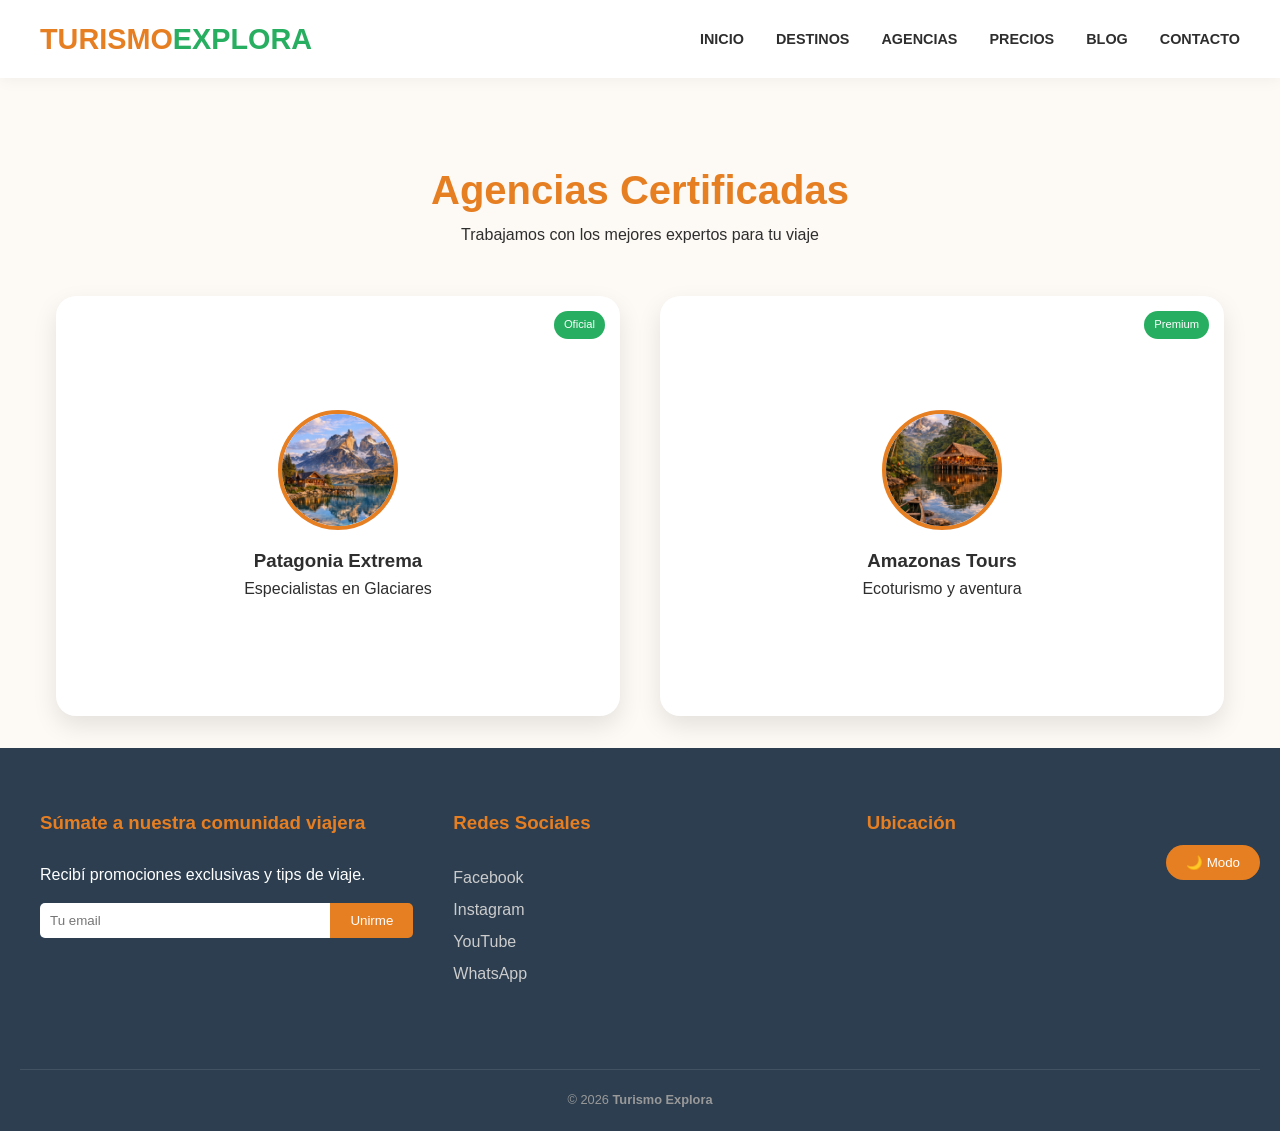
<file: agencia.html>
<!DOCTYPE html>
<html lang="es">

<head>
    <meta charset="UTF-8">
    <meta name="viewport" content="width=device-width, initial-scale=1.0">
    <title>Agencias - Turismo Explora</title>

    <link rel="stylesheet" href="css/style.css">
    <link rel="stylesheet" href="css/header.css">
    <link rel="stylesheet" href="css/footer.css">
    <link rel="stylesheet" href="css/agencia.css">
</head>

<body>

    <header id="main-header"></header>

    <main class="agencias-container">

        <!-- HERO -->
        <section class="hero-minimal">
            <h1>Agencias Certificadas</h1>
            <p>Trabajamos con los mejores expertos para tu viaje</p>
        </section>

        <!-- GRID -->
        <section class="agencias-grid">

            <!-- CARD 1 -->
            <article class="flip-card">
                <div class="flip-inner">

                    <!-- FRENTE -->
                    <div class="flip-front">
                        <span class="badge">Oficial</span>
                        <img src="AgenciaPatagonia.png" alt="Agencia Patagonia">
                        <h3>Patagonia Extrema</h3>
                        <p>Especialistas en Glaciares</p>
                    </div>

                    <!-- ATRÁS -->
                    <div class="flip-back">
                        <h3>Detalles</h3>
                        <p>Más de 15 años recorriendo el sur argentino</p>

                        <div class="skills-turismo">
                            <label>Seguridad</label>
                            <div class="progress-bar">
                                <div class="progress-fill" style="width: 95%"></div>
                            </div>

                            <label>Sustentabilidad</label>
                            <div class="progress-bar">
                                <div class="progress-fill" style="width: 80%"></div>
                            </div>
                        </div>

                        <!-- RATING CSS -->
                        <div class="rating-css">
                            <input type="radio" name="star1" id="a1-5">
                            <label for="a1-5">★</label>

                            <input type="radio" name="star1" id="a1-4">
                            <label for="a1-4">★</label>

                            <input type="radio" name="star1" id="a1-3" checked>
                            <label for="a1-3">★</label>

                            <input type="radio" name="star1" id="a1-2">
                            <label for="a1-2">★</label>

                            <input type="radio" name="star1" id="a1-1">
                            <label for="a1-1">★</label>
                        </div>

                        <span class="rating-label">Puntaje comunidad</span>
                    </div>

                </div>
            </article>

            <!-- CARD 2 -->
            <article class="flip-card">
                <div class="flip-inner">

                    <!-- FRENTE -->
                    <div class="flip-front">
                        <span class="badge">Premium</span>
                        <img src="AgenciaAmazona.png" alt="Agencia Amazonas">
                        <h3>Amazonas Tours</h3>
                        <p>Ecoturismo y aventura</p>
                    </div>

                    <!-- ATRÁS -->
                    <div class="flip-back">
                        <h3>Experiencia</h3>
                        <p>Expertos en fauna y naturaleza</p>

                        <div class="skills-turismo">
                            <label>Conocimiento</label>
                            <div class="progress-bar">
                                <div class="progress-fill" style="width: 100%"></div>
                            </div>

                            <label>Equipo</label>
                            <div class="progress-bar">
                                <div class="progress-fill" style="width: 85%"></div>
                            </div>
                        </div>

                        <div class="rating-css">
                            <input type="radio" name="star2" id="a2-5">
                            <label for="a2-5">★</label>

                            <input type="radio" name="star2" id="a2-4" checked>
                            <label for="a2-4">★</label>

                            <input type="radio" name="star2" id="a2-3">
                            <label for="a2-3">★</label>

                            <input type="radio" name="star2" id="a2-2">
                            <label for="a2-2">★</label>

                            <input type="radio" name="star2" id="a2-1">
                            <label for="a2-1">★</label>
                        </div>

                        <span class="rating-label">Puntaje comunidad</span>
                    </div>

                </div>
            </article>

        </section>

    </main>

    <!-- FOOTER -->
    <footer id="main-footer"></footer>

    <!-- BOTÓN MODO OSCURO -->
    <button class="toggle-theme" onclick="toggleMode()" aria-label="Cambiar modo oscuro">
        🌙 Modo
    </button>

    <!-- JS -->
    <script src="script.js"></script>

</body>

</html>
</file>
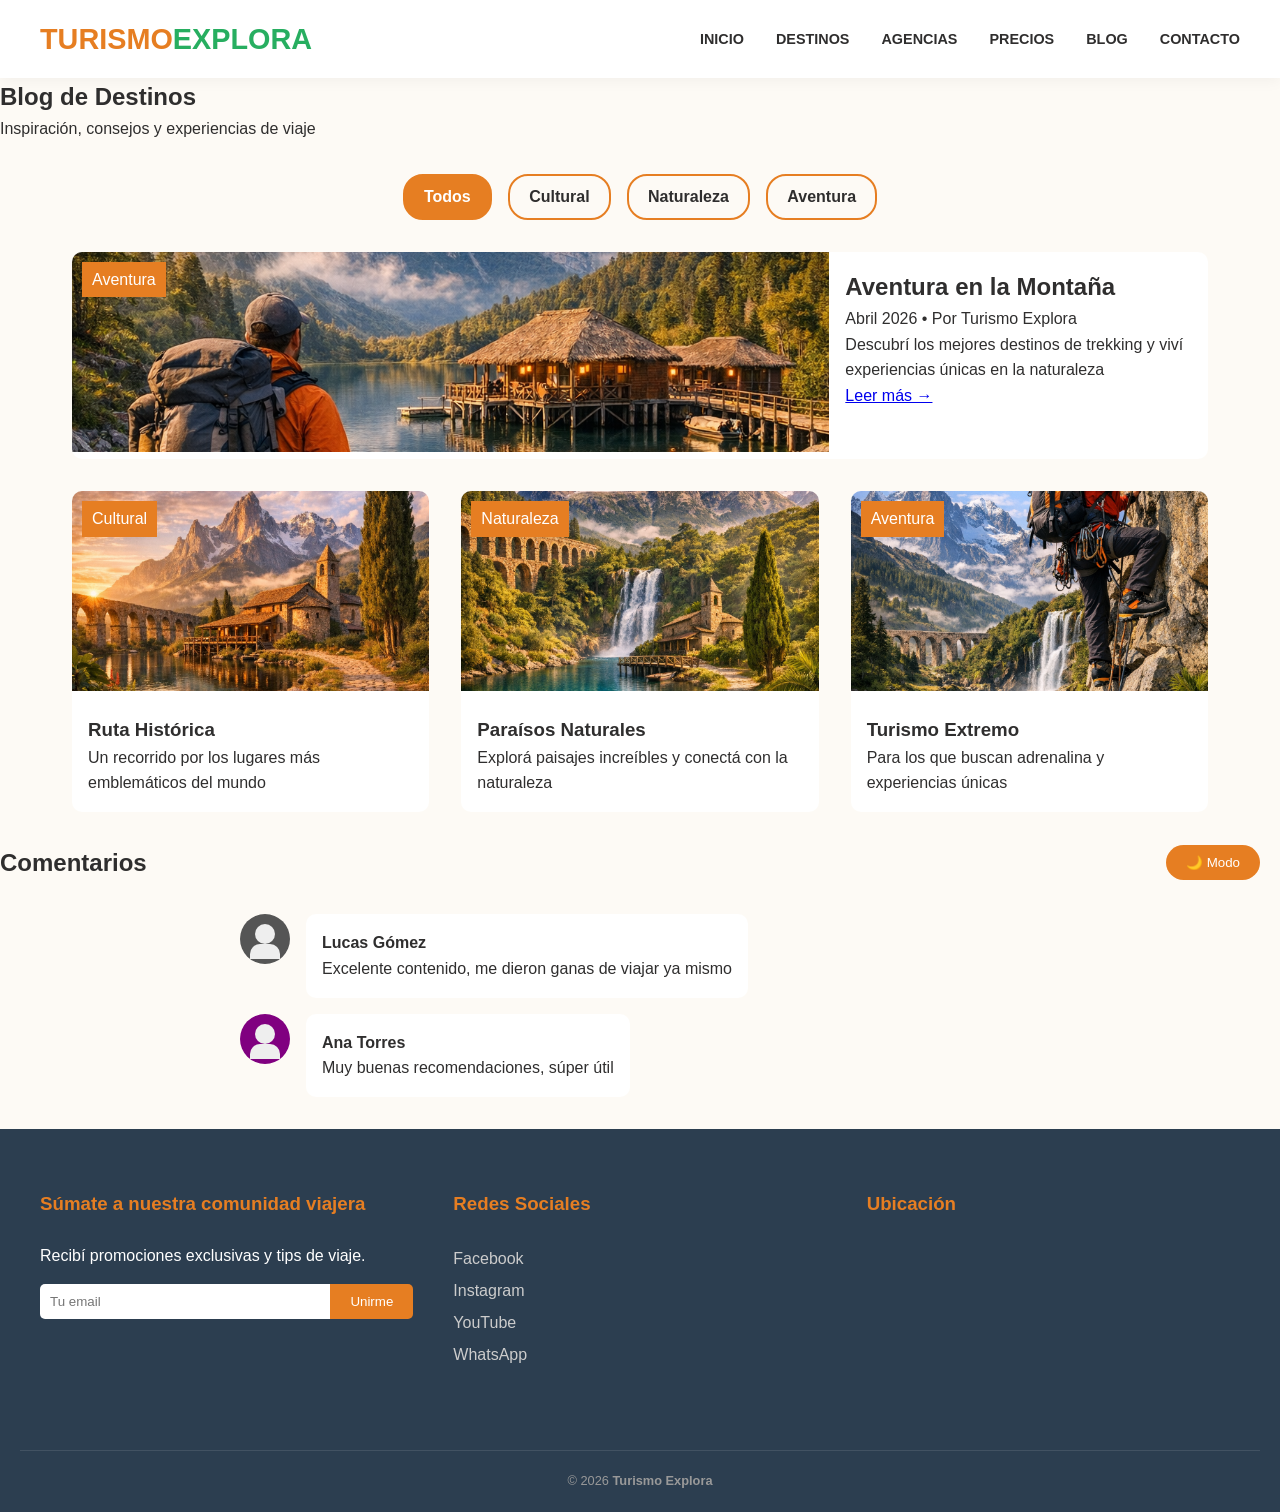
<file: blog.html>
<!DOCTYPE html>
<html lang="es">

<head>
    <meta charset="UTF-8">
    <meta name="viewport" content="width=device-width, initial-scale=1.0">
    <title>Blog de Destinos - Turismo Explora</title>

    <link rel="stylesheet" href="css/style.css">
    <link rel="stylesheet" href="css/header.css">
    <link rel="stylesheet" href="css/footer.css">
    <link rel="stylesheet" href="css/blog.css">
</head>

<body>

    <header id="main-header"></header>

    <main>

        <!-- HERO -->
        <section class="hero-secondary">
            <h1>Blog de Destinos</h1>
            <p>Inspiración, consejos y experiencias de viaje</p>
        </section>

        <div class="blog-container">

            <!-- FILTROS -->
            <input type="radio" name="category" id="all" checked hidden>
            <input type="radio" name="category" id="cultural" hidden>
            <input type="radio" name="category" id="naturaleza" hidden>
            <input type="radio" name="category" id="aventura" hidden>

            <div class="filter-menu">
                <label for="all">Todos</label>
                <label for="cultural">Cultural</label>
                <label for="naturaleza">Naturaleza</label>
                <label for="aventura">Aventura</label>
            </div>

            <!-- GRID NEWSPAPER -->
            <section class="blog-newspaper-grid">

                <!-- DESTACADO -->
                <article class="post featured cat-aventura reveal">
                    <div class="post-img">
                        <img src="AventuraMontaña.png" alt="Aventura montaña">
                        <span class="category-tag">Aventura</span>
                    </div>

                    <div class="post-info">
                        <h2>Aventura en la Montaña</h2>
                        <p class="post-meta">Abril 2026 • Por Turismo Explora</p>
                        <p>Descubrí los mejores destinos de trekking y viví experiencias únicas en la naturaleza</p>
                        <a href="#" class="read-more">Leer más →</a>
                    </div>
                </article>

                <!-- POSTS -->
                <article class="post cat-cultura reveal">
                    <div class="post-img">
                        <img src="RutaHistorica.png" alt="Cultura">
                        <span class="category-tag">Cultural</span>
                    </div>
                    <div class="post-info">
                        <h3>Ruta Histórica</h3>
                        <p>Un recorrido por los lugares más emblemáticos del mundo</p>
                    </div>
                </article>

                <article class="post cat-naturaleza reveal">
                    <div class="post-img">
                        <img src="ParaisoNaturales.png" alt="Naturaleza">
                        <span class="category-tag">Naturaleza</span>
                    </div>
                    <div class="post-info">
                        <h3>Paraísos Naturales</h3>
                        <p>Explorá paisajes increíbles y conectá con la naturaleza</p>
                    </div>
                </article>

                <article class="post cat-aventura reveal">
                    <div class="post-img">
                        <img src="TurismoExtremo.png" alt="Aventura">
                        <span class="category-tag">Aventura</span>
                    </div>
                    <div class="post-info">
                        <h3>Turismo Extremo</h3>
                        <p>Para los que buscan adrenalina y experiencias únicas</p>
                    </div>
                </article>

            </section>

        </div>

        <!-- COMENTARIOS -->
        <section class="blog-comments reveal">
            <h2>Comentarios</h2>

            <div class="comments-wrapper">

                <div class="comment-item">
                    <div class="avatar-css"></div>
                    <div class="comment-content">
                        <strong>Lucas Gómez</strong>
                        <p>Excelente contenido, me dieron ganas de viajar ya mismo</p>
                    </div>
                </div>

                <div class="comment-item">
                    <div class="avatar-css v2"></div>
                    <div class="comment-content">
                        <strong>Ana Torres</strong>
                        <p>Muy buenas recomendaciones, súper útil</p>
                    </div>
                </div>

            </div>
        </section>

    </main>

    <!-- FOOTER -->
    <footer id="main-footer"></footer>

    <!-- BOTÓN MODO OSCURO -->
    <button class="toggle-theme" onclick="toggleMode()" aria-label="Cambiar modo oscuro">
        🌙 Modo
    </button>

    <!-- JS -->
    <script src="script.js"></script>

    <!-- SCROLL REVEAL -->
    <script>
        const observer = new IntersectionObserver((entries) => {
            entries.forEach(entry => {
                if (entry.isIntersecting) {
                    entry.target.classList.add('active');
                }
            });
        });

        document.querySelectorAll('.reveal').forEach(el => observer.observe(el));
    </script>

</body>

</html>
</file>
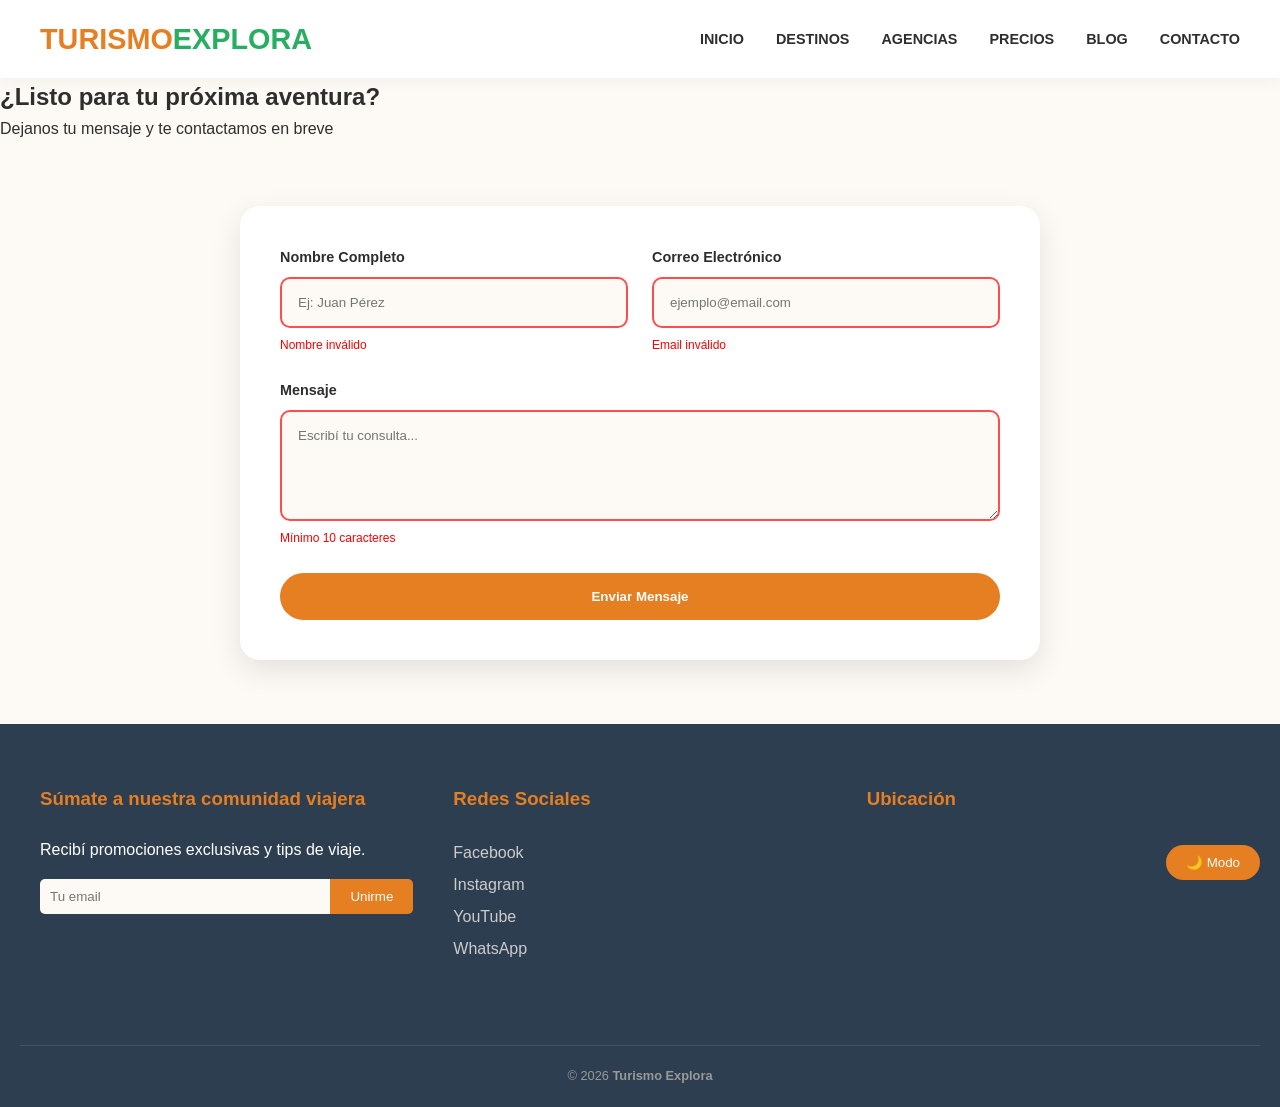
<file: contacto.html>
<!DOCTYPE html>
<html lang="es">

<head>
    <meta charset="UTF-8">
    <meta name="viewport" content="width=device-width, initial-scale=1.0">
    <title>Contacto - Turismo Explora</title>

    <link rel="stylesheet" href="css/style.css">
    <link rel="stylesheet" href="css/header.css">
    <link rel="stylesheet" href="css/footer.css">
    <link rel="stylesheet" href="css/contacto.css">
</head>

<body>

    <header id="main-header"></header>

    <main>

        <!-- HERO -->
        <section class="hero-secondary">
            <h1>¿Listo para tu próxima aventura?</h1>
            <p>Dejanos tu mensaje y te contactamos en breve</p>
        </section>

        <!-- FORMULARIO -->
        <section class="contact-section">

            <div class="contact-card">

                <form id="contactForm" class="form-grid" novalidate>

                    <!-- NOMBRE -->
                    <div class="form-group">
                        <label for="name">Nombre Completo</label>
                        <input type="text" id="name" placeholder="Ej: Juan Pérez" required minlength="2">
                        <span class="error-msg">Nombre inválido</span>
                    </div>

                    <!-- EMAIL -->
                    <div class="form-group">
                        <label for="email">Correo Electrónico</label>
                        <input type="email" id="email" placeholder="ejemplo@email.com" required>
                        <span class="error-msg">Email inválido</span>
                    </div>

                    <!-- MENSAJE -->
                    <div class="form-group full">
                        <label for="message">Mensaje</label>
                        <textarea id="message" rows="5" placeholder="Escribí tu consulta..." required
                            minlength="10"></textarea>
                        <span class="error-msg">Mínimo 10 caracteres</span>
                    </div>

                    <!-- BOTÓN -->
                    <div class="form-group full">
                        <button type="submit" class="cta-button" id="submitBtn">
                            <span class="btn-text">Enviar Mensaje</span>
                        </button>
                    </div>

                </form>

            </div>

        </section>

    </main>

    <!-- MODAL -->
    <div class="modal" id="modalConfirm">
        <div class="modal-content">
            <div class="success-icon">✓</div>
            <h3>¡Mensaje enviado!</h3>
            <p>Nos contactaremos contigo pronto</p>
            <button onclick="cerrarModal()" class="close-modal-btn">Cerrar</button>
        </div>
    </div>

    <!-- FOOTER -->
    <footer id="main-footer"></footer>

    <!-- BOTÓN MODO OSCURO -->
    <button class="toggle-theme" onclick="toggleMode()" aria-label="Cambiar modo oscuro">
        🌙 Modo
    </button>

    <!-- JS -->
    <script src="script.js"></script>

    <script>
        document.getElementById("contactForm").addEventListener("submit", function (e) {
            e.preventDefault();

            const form = this;

            // Validación HTML5
            if (!form.checkValidity()) {
                form.reportValidity();
                return;
            }

            const btn = document.getElementById("submitBtn");

            // Spinner ON
            btn.classList.add("loading");
            btn.disabled = true;

            setTimeout(() => {
                btn.classList.remove("loading");
                btn.disabled = false;

                form.reset();

                document.getElementById("modalConfirm").classList.add("show");

            }, 2000);
        });

        function cerrarModal() {
            document.getElementById("modalConfirm").classList.remove("show");
        }
    </script>

</body>

</html>
</file>
<file: css/style.css>
/* RESET Y VARIABLES */
* {
    margin: 0;
    padding: 0;
    box-sizing: border-box;
    font-family: 'Segoe UI', Tahoma, Geneva, Verdana, sans-serif;
}

:root {
    --bg-color: #fdfaf5;
    --text-color: #2f2e2e;
    --accent-color: #e67e22;
    --secondary-accent: #27ae60;
    --card-bg: #ffffff;
    --header-bg: rgba(255, 255, 255, 0.95);
    --footer-bg: #2c3e50;
}/* --- MEJORAS PARA INDEX.HTML --- */

/* Centrado y sombreado de títulos principales */
#titulo-destinos, 
#titulo-testimonios {
    text-align: center;
    font-size: 2.5rem;
    color: var(--text-color);
    margin: 3rem 0;
    font-weight: 700;
    /* Sombreado elegante y sutil */
    text-shadow: 2px 4px 8px rgba(0, 0, 0, 0.1);
    position: relative;
}

/* Línea decorativa debajo de los títulos (opcional para estilo) */
#titulo-destinos::after,
#titulo-testimonios::after {
    content: '';
    display: block;
    width: 60px;
    height: 4px;
    background: var(--accent-color, #3498db); /* Usa tu color de acento */
    margin: 10px auto 0;
    border-radius: 2px;
}

/* Mejora de los Articles (Cards de Destinos) */
.card {
    background: var(--card-bg);
    border-radius: 12px;
    box-shadow: 0 4px 20px rgba(0,0,0,0.08);
    transition: transform 0.3s ease, box-shadow 0.3s ease;
    overflow: hidden;
}

.card:hover {
    transform: translateY(-10px);
    box-shadow: 0 12px 30px rgba(0,0,0,0.15);
}

.card h3 {
    font-size: 1.5rem;
    color: var(--text-color);
    padding: 0 1.5rem;
    margin: 1.5rem 0 0.5rem;
    text-align: center;
    font-weight: 600;
}

.card p {
    font-size: 1rem;
    color: var(--text-color);
    opacity: 0.8;
    line-height: 1.6;
    padding: 0 1.5rem;
    margin-bottom: 2rem;
    text-align: center;
}

/* Mejora Visual de la Sección de Testimonios */
.carrusel-section {
    background-color: var(--bg-color);
    padding: 5rem 1rem;
}

.testimonio {
    background: var(--card-bg);
    padding: 3rem 2rem;
    border-radius: 20px;
    margin: 0 1rem;
    box-shadow: 0 10px 30px rgba(0,0,0,0.05);
    position: relative;
}

.testimonio p {
    font-size: 1.2rem;
    font-style: italic;
    color: var(--text-color);
    line-height: 1.8;
    text-align: center;
    font-family: 'Georgia', serif; /* Una fuente serif da más elegancia a las citas */
}

/* Comillas decorativas para el testimonio */
.testimonio::before {
    content: '“';
    position: absolute;
    top: 10px;
    left: 20px;
    font-size: 5rem;
    color: var(--accent-color, #3498db);
    opacity: 0.2;
}


/* MODO OSCURO */
body.light-mode {
    --bg-color: #1a1a1a;
    --text-color: #f0f0f0;
    --accent-color: #f39c12;
    --secondary-accent: #2ecc71;
    --card-bg: #2d2d2d;
    --header-bg: rgba(26, 26, 26, 0.95);
}

body {
    background-color: var(--bg-color);
    color: var(--text-color);
    transition: background-color 0.3s ease, color 0.3s ease;
    line-height: 1.6;
}

/* HERO  */
.hero {
    position: relative;
    height: 75vh;
    overflow: hidden;
}

.hero video {
    width: 100%;
    height: 100%;
    object-fit: cover;
}

.overlay {
    position: absolute;
    top: 0;
    left: 0;
    width: 100%;
    height: 100%;

    background: rgba(0, 0, 0, 0.4);

    display: flex;
    flex-direction: column;
    align-items: center;
    justify-content: center;

    color: white;
    text-align: center;
}

/* ANIMACIÓN TEXTO */
.animate-text {
    animation: aparecerTexto 2s ease;
}

@keyframes aparecerTexto {
    from {
        opacity: 0;
        transform: translateY(20px);
    }
    to {
        opacity: 1;
        transform: translateY(0);
    }
}

/*  CARDS  */
.clases-grid {
    display: flex;
    flex-wrap: wrap;
    justify-content: center;
    gap: 2.5rem;
    padding: 2rem;
}

.card {
    background-color: var(--card-bg);
    border-radius: 15px;
    overflow: hidden;
    box-shadow: 0 5px 15px rgba(0,0,0,0.08);
    max-width: 320px;

    transition: transform 0.3s ease, box-shadow 0.3s ease;
}

.card:hover {
    transform: translateY(-10px);
    box-shadow: 0 10px 25px rgba(0,0,0,0.2);
}

/*  CONTADOR  */
.contador {
    background-color: var(--secondary-accent);
    color: white;
    padding: 3rem;
    text-align: center;
}

/* Contenedor del número */
.contador-numero {
    font-size: 3rem;
    font-weight: bold;
    display: flex;
    justify-content: center;
    align-items: center;
}

/* Número animado */
.contador-numero::after {
    content: "0";
    animation: contadorAnimado 3s steps(10) forwards;
}
@keyframes contadorAnimado {
    0% { content: "0"; }
    5% { content: "+100"; }
    10% { content: "+200"; }
    20% { content: "+300"; }
    40% { content: "+600"; }
    60% { content: "+900"; }
    70% { content: "+1100"; }
    80% { content: "+1200"; }
    90% { content: "+1350"; }
    100% { content: "+1500"; }
}

/*  CARRUSEL  */
.carrusel {
    overflow: hidden;
}

.carrusel-contenedor {
    display: flex;
    animation: carrusel 30s infinite linear;
}

.testimonio {
    min-width: 100%;
    text-align: center;
    padding: 2rem;
}

@keyframes carrusel {
    0% { transform: translateX(0); }
    100% { transform: translateX(-100%); }
}

/* BOTÓN MODO */
.toggle-theme {
    position: fixed;
    bottom: 20px;
    right: 20px;

    padding: 10px 20px;
    border-radius: 30px;
    border: none;

    background: var(--accent-color);
    color: white;

    cursor: pointer;
    z-index: 2000;
}
</file>
<file: css/header.css>
/* HEADER Y NAVEGACIÓN */
header {
    z-index: 1000;
    background-color: var(--header-bg);
    backdrop-filter: blur(10px);
    padding: 1rem 2rem;
    box-shadow: 0 2px 15px rgba(0,0,0,0.05);
    position: sticky;
    top: 0;
}

nav {
    display: flex;
    justify-content: space-between;
    align-items: center;
    max-width: 1200px;
    margin: 0 auto;
}

/* LOGO */
.logo {
    font-size: 1.8rem;
    font-weight: 800;
    color: var(--accent-color);
    text-transform: uppercase;
    cursor: pointer;
    transition: transform 0.3s ease;
}

.logo:hover {
    transform: scale(1.05);
}

.logo span {
    color: var(--secondary-accent);
}

/* MENÚ */
.menu {
    list-style: none;
    display: flex;
    gap: 2rem;
}

.menu a {
    text-decoration: none;
    color: var(--text-color);
    font-weight: 600;
    text-transform: uppercase;
    font-size: 0.9rem;
    transition: all 0.3s;
}

.menu a:hover {
    color: var(--accent-color);
}

/* ACCESIBILIDAD */
.menu a:focus {
    outline: 2px solid var(--accent-color);
    outline-offset: 3px;
}

/* MEGA-MENÚ */
.menu li { position: relative; }

.mega-menu {
    position: absolute;
    top: 100%;
    left: 50%;
    transform: translateX(-50%) translateY(20px);
    background-color: var(--card-bg);
    min-width: 500px;
    padding: 1.5rem;
    box-shadow: 0 10px 25px rgba(0,0,0,0.1);
    border-radius: 8px;
    border-top: 4px solid var(--accent-color);
    display: none;
    opacity: 0;
    z-index: 100;
    transition: all 0.3s ease;
}

/* HOVER + TECLADO */
.menu li:hover .mega-menu,
.menu li:focus-within .mega-menu {
    display: block;
    opacity: 1;
    transform: translateX(-50%) translateY(0);
}

.mega-menu-content {
    display: flex;
    justify-content: space-between;
    gap: 2rem;
}

.mega-menu-column h3 {
    color: var(--accent-color);
    font-size: 1rem;
    margin-bottom: 0.5rem;
}

.mega-menu-column ul { list-style: none; }

.mega-menu-column ul li a {
    text-transform: none;
    font-weight: 400;
    font-size: 0.85rem;
    color: var(--text-color);
    opacity: 0.8;
}

.mega-menu-column ul li a:hover {
    opacity: 1;
    color: var(--accent-color);
}

/* RESPONSIVE */
@media (max-width: 768px) {

    nav {
        flex-direction: column;
        gap: 1rem;
    }

    .menu {
        flex-direction: column;
        align-items: center;
    }

    .mega-menu {
        position: static;
        transform: none;
        min-width: 100%;
    }

    .mega-menu-content {
        flex-direction: column;
    }
}
</file>
<file: css/footer.css>
/* FOOTER */
.footer-container {
    background-color: var(--footer-bg);
    color: white;
    padding: 60px 20px 20px;
}

.footer-grid {
    display: flex;
    flex-wrap: wrap;
    justify-content: space-between;
    max-width: 1200px;
    margin: 0 auto;
    gap: 40px;
}

.footer-column {
    flex: 1;
    min-width: 250px;
}

/* TÍTULOS */
.footer-column h3 {
    color: var(--accent-color);
    margin-bottom: 1.5rem;
}

/* FORMULARIO */
.newsletter-form {
    display: flex;
    margin-top: 1rem;
}

.newsletter-form input {
    padding: 10px;
    border: none;
    border-radius: 5px 0 0 5px;
    flex: 1;
    outline: none;
}

/* ACCESIBILIDAD */
.newsletter-form input:focus {
    outline: 2px solid var(--accent-color);
}

.newsletter-form button {
    padding: 10px 20px;
    border: none;
    background-color: var(--accent-color);
    color: white;
    border-radius: 0 5px 5px 0;
    cursor: pointer;
    transition: all 0.3s;
}

.newsletter-form button:hover {
    background-color: var(--secondary-accent);
    transform: scale(1.05);
}

/* REDES */
.social-list {
    list-style: none;
}

.social-list a {
    color: #ccc;
    text-decoration: none;
    line-height: 2;
    transition: color 0.3s;
}

.social-list a:hover {
    color: var(--accent-color);
}

/* MAPA */
.mapa-responsive iframe {
    width: 100%;
    height: 150px;
    border-radius: 10px;
    border: none;
}

/* COPYRIGHT */
.footer-copy {
    text-align: center;
    margin-top: 50px;
    border-top: 1px solid rgba(255,255,255,0.1);
    padding-top: 20px;
    font-size: 0.8rem;
    color: #999;
}

/* RESPONSIVE */
@media (max-width: 768px) {

    .footer-grid {
        flex-direction: column;
        text-align: center;
    }

    .newsletter-form {
        flex-direction: column;
    }

    .newsletter-form input {
        border-radius: 5px;
        margin-bottom: 10px;
    }

    .newsletter-form button {
        border-radius: 5px;
    }
}
</file>
<file: css/agencia.css>
/* CONTENEDOR */
.agencias-container {
    padding: 2rem 1rem;
    max-width: 1200px;
    margin: 0 auto;
}

/* HERO */
.hero-minimal {
    text-align: center;
    padding: 3rem 0;
}

.hero-minimal h1 {
    font-size: 2.5rem;
    color: var(--accent-color);
}

/* GRID */
.agencias-grid {
    display: grid;
    grid-template-columns: repeat(auto-fit, minmax(300px, 1fr));
    gap: 40px;
}

/* FLIP CARD */
.flip-card {
    height: 420px;
    perspective: 1000px;
}

.flip-inner {
    width: 100%;
    height: 100%;
    position: relative;
    transition: transform 0.7s;
    transform-style: preserve-3d;
}

.flip-card:hover .flip-inner {
    transform: rotateY(180deg);
}

/* CARAS */
.flip-front,
.flip-back {
    position: absolute;
    width: 100%;
    height: 100%;
    border-radius: 20px;
    padding: 2rem;
    backface-visibility: hidden;
    display: flex;
    flex-direction: column;
    justify-content: center;
    align-items: center;
    box-shadow: 0 10px 25px rgba(0,0,0,0.1);
}

/* FRONT */
.flip-front {
    background: var(--card-bg);
}

/* BACK */
.flip-back {
    background: var(--accent-color);
    color: white;
    transform: rotateY(180deg);
}

/* IMAGEN */
.flip-front img {
    width: 120px;
    height: 120px;
    object-fit: cover;
    border-radius: 50%;
    border: 4px solid var(--accent-color);
    margin-bottom: 1rem;
}

/* BADGE */
.badge {
    position: absolute;
    top: 15px;
    right: 15px;
    background: var(--secondary-accent);
    color: white;
    padding: 5px 10px;
    border-radius: 20px;
    font-size: 0.7rem;
}

/* SKILLS */
.skills-turismo {
    width: 100%;
    margin: 15px 0;
}

.progress-bar {
    background: rgba(255,255,255,0.3);
    height: 8px;
    border-radius: 10px;
    margin-bottom: 10px;
}

.progress-fill {
    height: 100%;
    background: white;
    border-radius: 10px;
}

/* RATING */
.rating-css {
    display: flex;
    flex-direction: row-reverse;
}

.rating-css label {
    font-size: 2rem;
    color: rgba(255,255,255,0.3);
    cursor: pointer;
}

.rating-css label:hover,
.rating-css label:hover ~ label,
.rating-css input:checked ~ label {
    color: var(--card-border);
}

.rating-label {
    font-size: 0.7rem;
    margin-top: 5px;
}
</file>
<file: css/blog.css>
/* CONTENEDOR */
.blog-container {
    max-width: 1200px;
    margin: 0 auto;
    padding: 2rem;
}

/* FILTROS */
.filter-menu {
    display: flex;
    justify-content: center;
    gap: 1rem;
    margin-bottom: 2rem;
}

.filter-menu label {
    padding: 0.5rem 1.2rem;
    border: 2px solid var(--accent-color);
    border-radius: 20px;
    cursor: pointer;
    font-weight: bold;
}

/* ACTIVO */
#all:checked ~ .filter-menu label[for="all"],
#cultural:checked ~ .filter-menu label[for="cultural"],
#naturaleza:checked ~ .filter-menu label[for="naturaleza"],
#aventura:checked ~ .filter-menu label[for="aventura"] {
    background: var(--accent-color);
    color: white;
}

/* FILTRADO */
#cultural:checked ~ .blog-newspaper-grid .post:not(.cat-cultura),
#naturaleza:checked ~ .blog-newspaper-grid .post:not(.cat-naturaleza),
#aventura:checked ~ .blog-newspaper-grid .post:not(.cat-aventura) {
    display: none;
}

/* GRID NEWSPAPER */
.blog-newspaper-grid {
    display: grid;
    grid-template-columns: repeat(3, 1fr);
    gap: 2rem;
}

/* DESTACADO */
.post.featured {
    grid-column: span 3;
    display: grid;
    grid-template-columns: 2fr 1fr;
}

/* TARJETAS */
.post {
    background: var(--card-bg);
    border-radius: 10px;
    overflow: hidden;
    transition: 0.3s;
}

.post:hover {
    transform: translateY(-10px);
}

/* IMAGEN */
.post-img img {
    width: 100%;
    height: 200px;
    object-fit: cover;
}

/* TAG */
.category-tag {
    position: absolute;
    background: var(--accent-color);
    color: white;
    padding: 5px 10px;
    top: 10px;
    left: 10px;
}

/* TEXTO */
.post-info {
    padding: 1rem;
}

/* AVATAR CSS */
.avatar-css {
    width: 50px;
    height: 50px;
    background: #555;
    border-radius: 50%;
    position: relative;
}

.avatar-css::before {
    content: "";
    width: 20px;
    height: 20px;
    background: #eee;
    border-radius: 50%;
    position: absolute;
    top: 10px;
    left: 50%;
    transform: translateX(-50%);
}

.avatar-css::after {
    content: "";
    width: 30px;
    height: 15px;
    background: #eee;
    position: absolute;
    bottom: 5px;
    left: 50%;
    transform: translateX(-50%);
    border-radius: 10px 10px 0 0;
}

.avatar-css.v2 {
    background: purple;
}

/* COMENTARIOS */
.comments-wrapper {
    max-width: 800px;
    margin: 2rem auto;
}

.comment-item {
    display: flex;
    gap: 1rem;
    margin-bottom: 1rem;
}

.comment-content {
    background: var(--card-bg);
    padding: 1rem;
    border-radius: 10px;
}

/* SCROLL REVEAL */
.reveal {
    opacity: 0;
    transform: translateY(40px);
    transition: 0.8s;
}

.reveal.active {
    opacity: 1;
    transform: translateY(0);
}

/* RESPONSIVE */
@media (max-width: 900px) {
    .blog-newspaper-grid {
        grid-template-columns: 1fr;
    }

    .post.featured {
        grid-column: span 1;
        grid-template-columns: 1fr;
    }
}
</file>
<file: css/contacto.css>
/* CONTENEDOR */
.contact-section {
    display: block;
    width: 100%;
    padding: 4rem 1rem;
    max-width: 1200px;
    margin: 0 auto;
}

.contact-section h2 {
    text-align: center;
    font-size: clamp(2.2rem, 5vw, 3rem);
    color: var(--text-color);
    margin-bottom: 1rem;
    font-weight: 700;
    text-shadow: 2px 4px 10px rgba(0, 0, 0, 0.1);
    position: relative;
}

/* Línea decorativa inferior */
.contact-section h2::after {
    content: '';
    display: block;
    width: 60px;
    height: 4px;
    background: var(--accent-color);
    margin: 10px auto 3rem;
    border-radius: 2px;
}

/* TARJETA */
.contact-card {
    background: var(--card-bg);
    padding: 2.5rem;
    border-radius: 20px;
    max-width: 800px;
    margin: 0 auto;
    box-shadow: 0 10px 30px rgba(0,0,0,0.1);
}

/* GRID */
.form-grid {
    display: grid;
    grid-template-columns: 1fr 1fr;
    gap: 1.5rem;
}

/* FULL WIDTH */
.form-group.full {
    grid-column: span 2;
}

/* RESPONSIVE */
@media (max-width: 600px){
    .form-grid {
        grid-template-columns: 1fr;
    }
    .form-group.full {
        grid-column: span 1;
    }
}

/* INPUTS */
.form-group {
    display: flex;
    flex-direction: column;
    gap: 0.5rem;
}

.form-group label {
    font-weight: 600;
    font-size: 0.9rem;
    color: var(--text-color);
}

input, textarea {
    padding: 1rem;
    border-radius: 10px;
    border: 2px solid rgba(128, 128, 128, 0.2);
    background: var(--bg-color);
    color: var(--text-color);
    transition: 0.3s;
}

/* FOCUS */
input:focus, textarea:focus {
    border-color: var(--accent-color);
    box-shadow: 0 0 0 4px rgba(230, 126, 34, 0.1);
    outline: none;
}

/* VALIDACIÓN */
input:valid, textarea:valid {
    border-color: #2ecc71;
}

input:invalid, textarea:invalid {
    border-color: #ff4d4d;
}

/* MENSAJE ERROR */
.error-msg {
    display: none;
    color: red;
    font-size: 0.75rem;
}

input:invalid + .error-msg,
textarea:invalid + .error-msg {
    display: block;
}

/* BOTÓN */
.cta-button {
    background: var(--accent-color);
    border: none;
    padding: 1rem;
    border-radius: 30px;
    cursor: pointer;
    font-weight: bold;
    color: white;
    position: relative;
}

/* SPINNER */
.cta-button.loading .btn-text {
    visibility: hidden;
}

.cta-button.loading::after {
    content: "";
    width: 20px;
    height: 20px;
    border: 3px solid white;
    border-top: 3px solid transparent;
    border-radius: 50%;
    position: absolute;
    animation: spin 1s linear infinite;
}

@keyframes spin {
    to { transform: rotate(360deg); }
}

/* MODAL */
.modal {
    display: none;
    position: fixed;
    inset: 0;
    background: rgba(0,0,0,0.7);
    justify-content: center;
    align-items: center;
}

.modal.show {
    display: flex;
}

.modal-content {
    background: var(--card-bg);
    padding: 2rem;
    border-radius: 20px;
    text-align: center;
}

.success-icon {
    font-size: 3rem;
    color: #2ecc71;
}

/* BOTÓN MODAL */
.close-modal-btn {
    margin-top: 1rem;
    padding: 0.8rem 2rem;
    border: none;
    border-radius: 10px;
    background: var(--accent-color);
    color: white;
    cursor: pointer;
}
</file>
